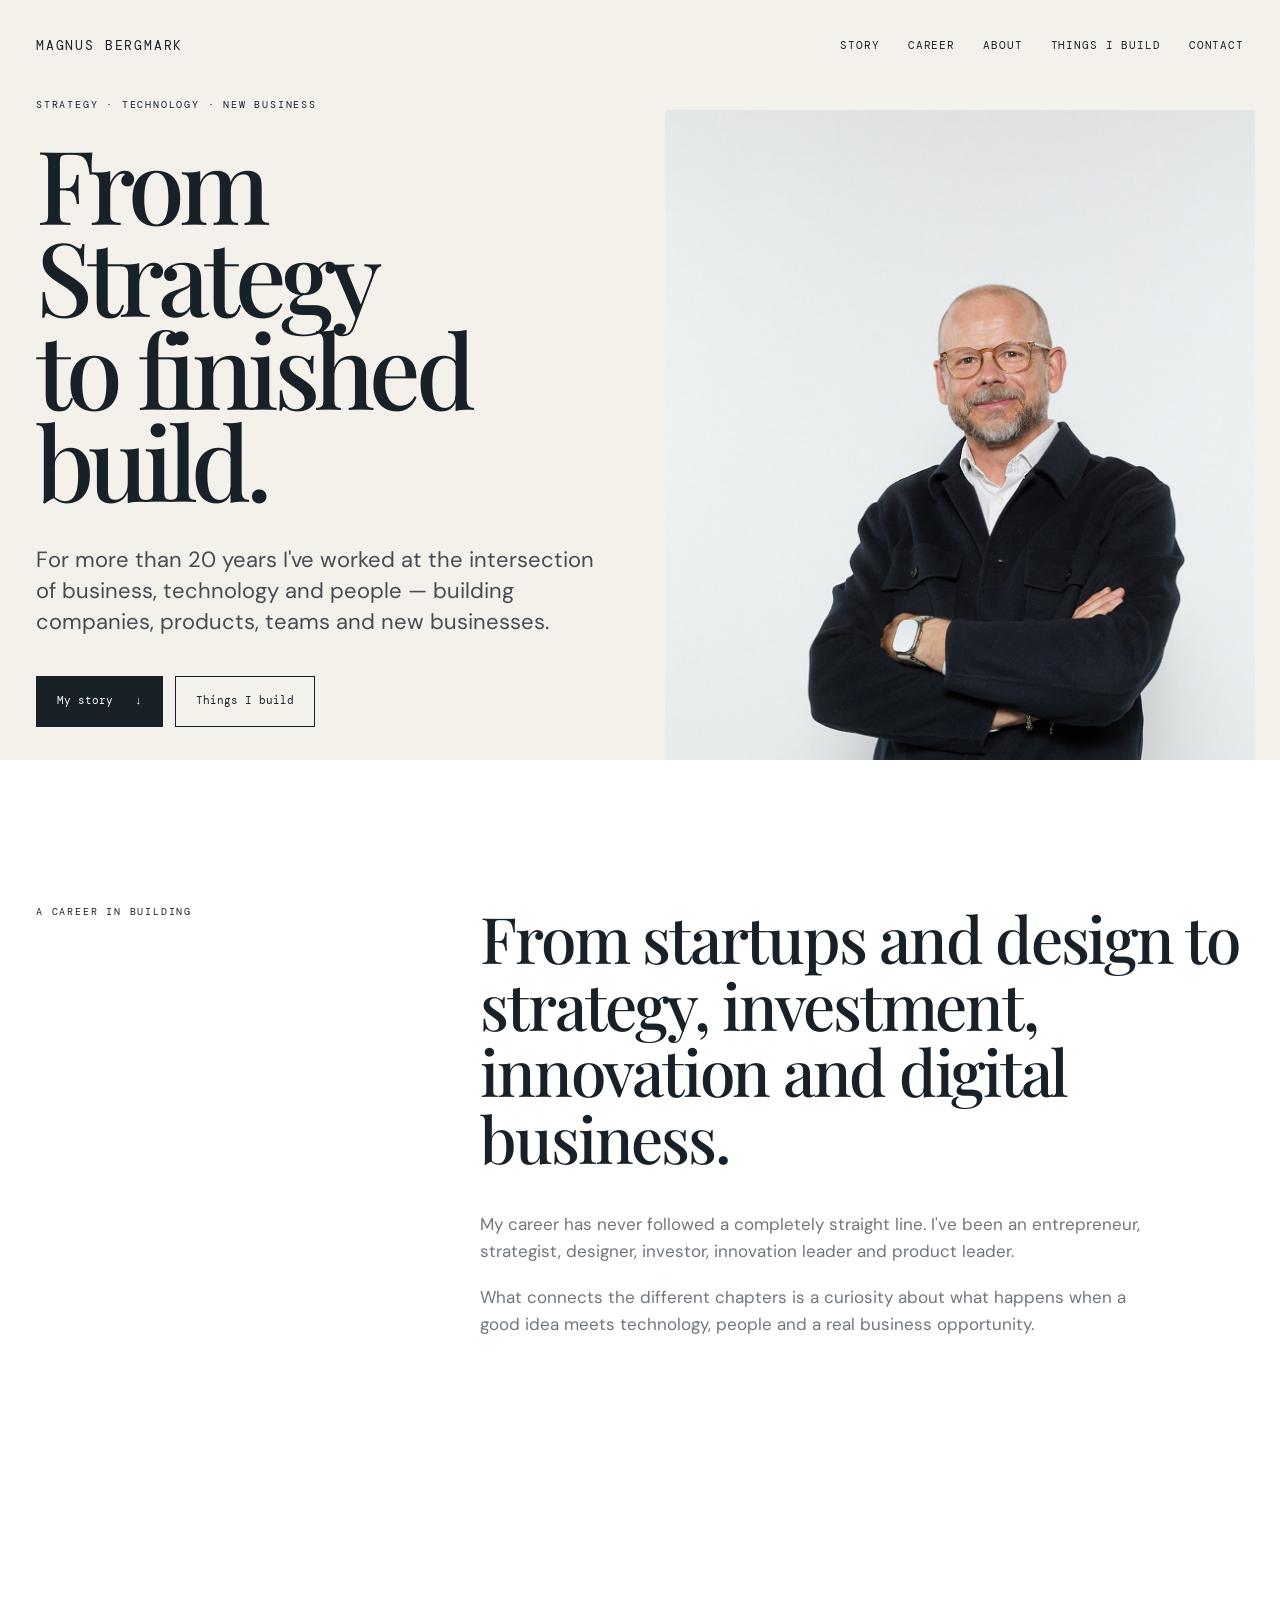
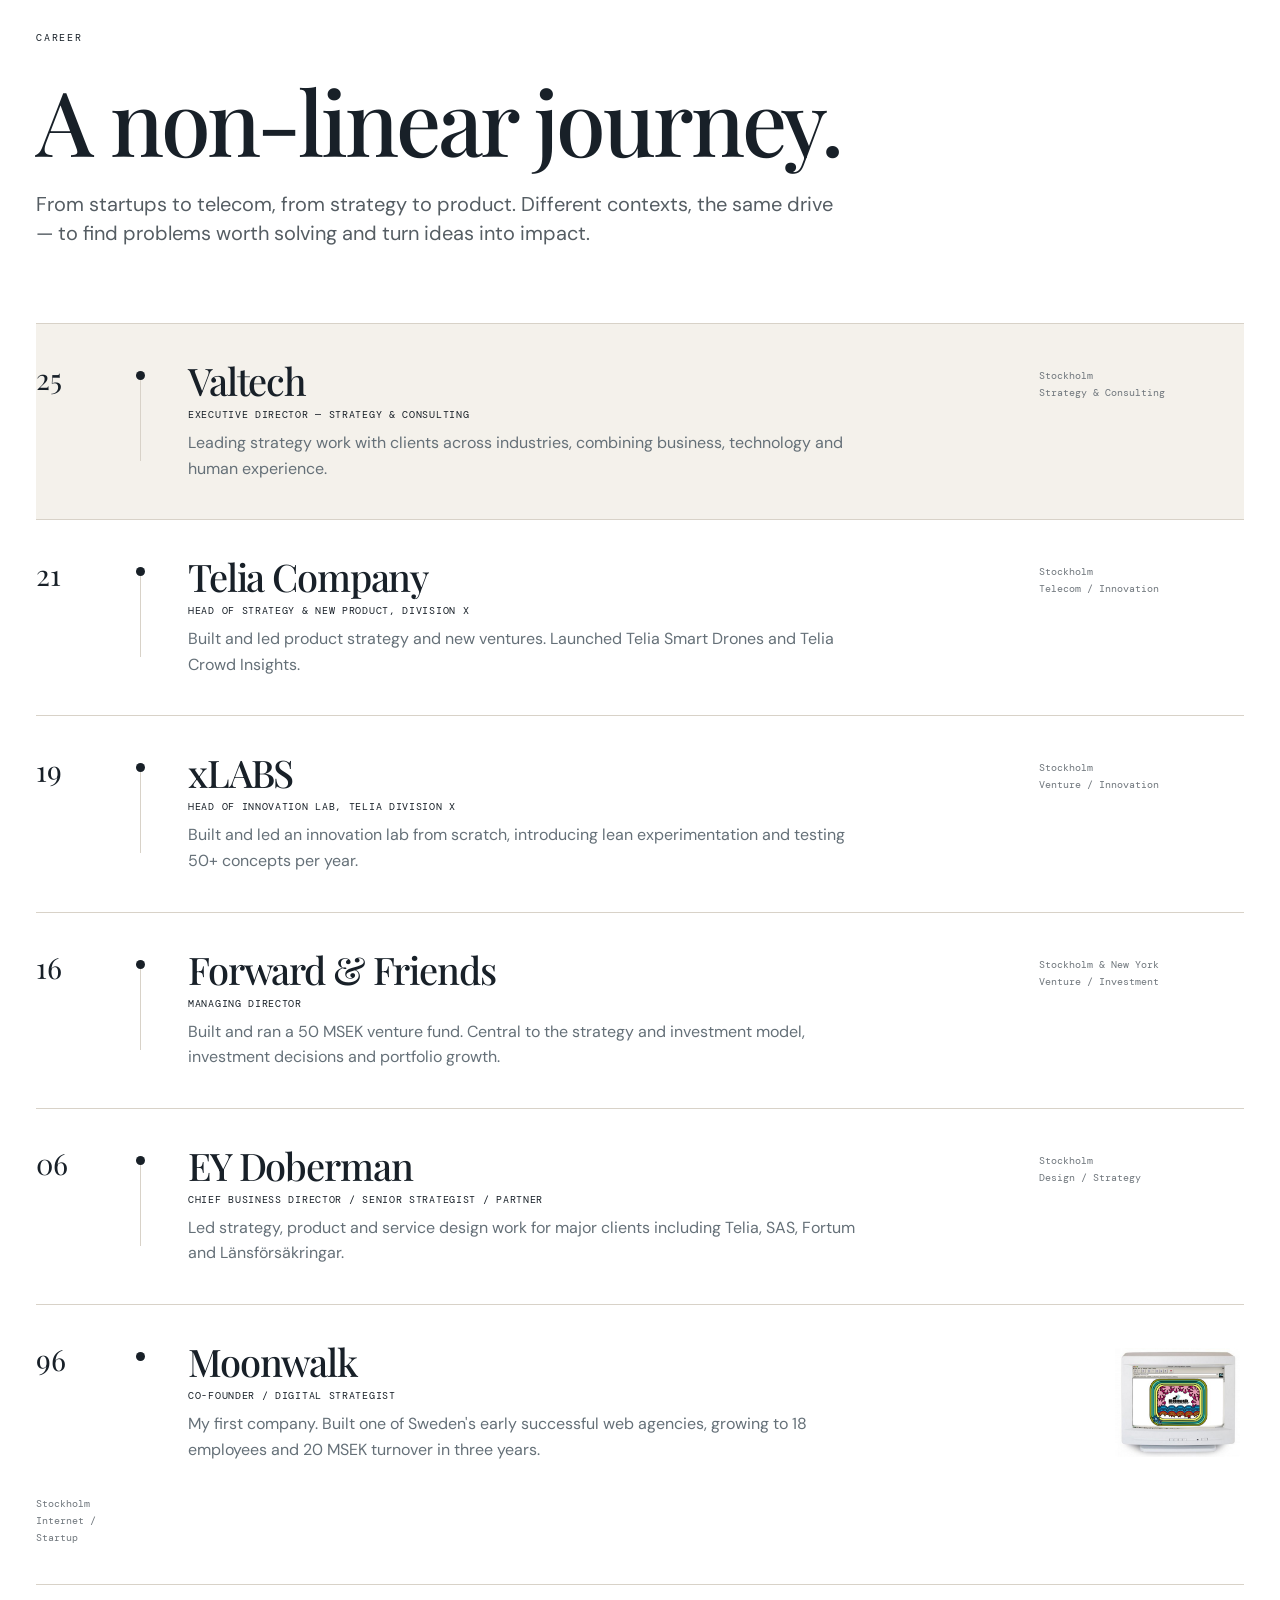
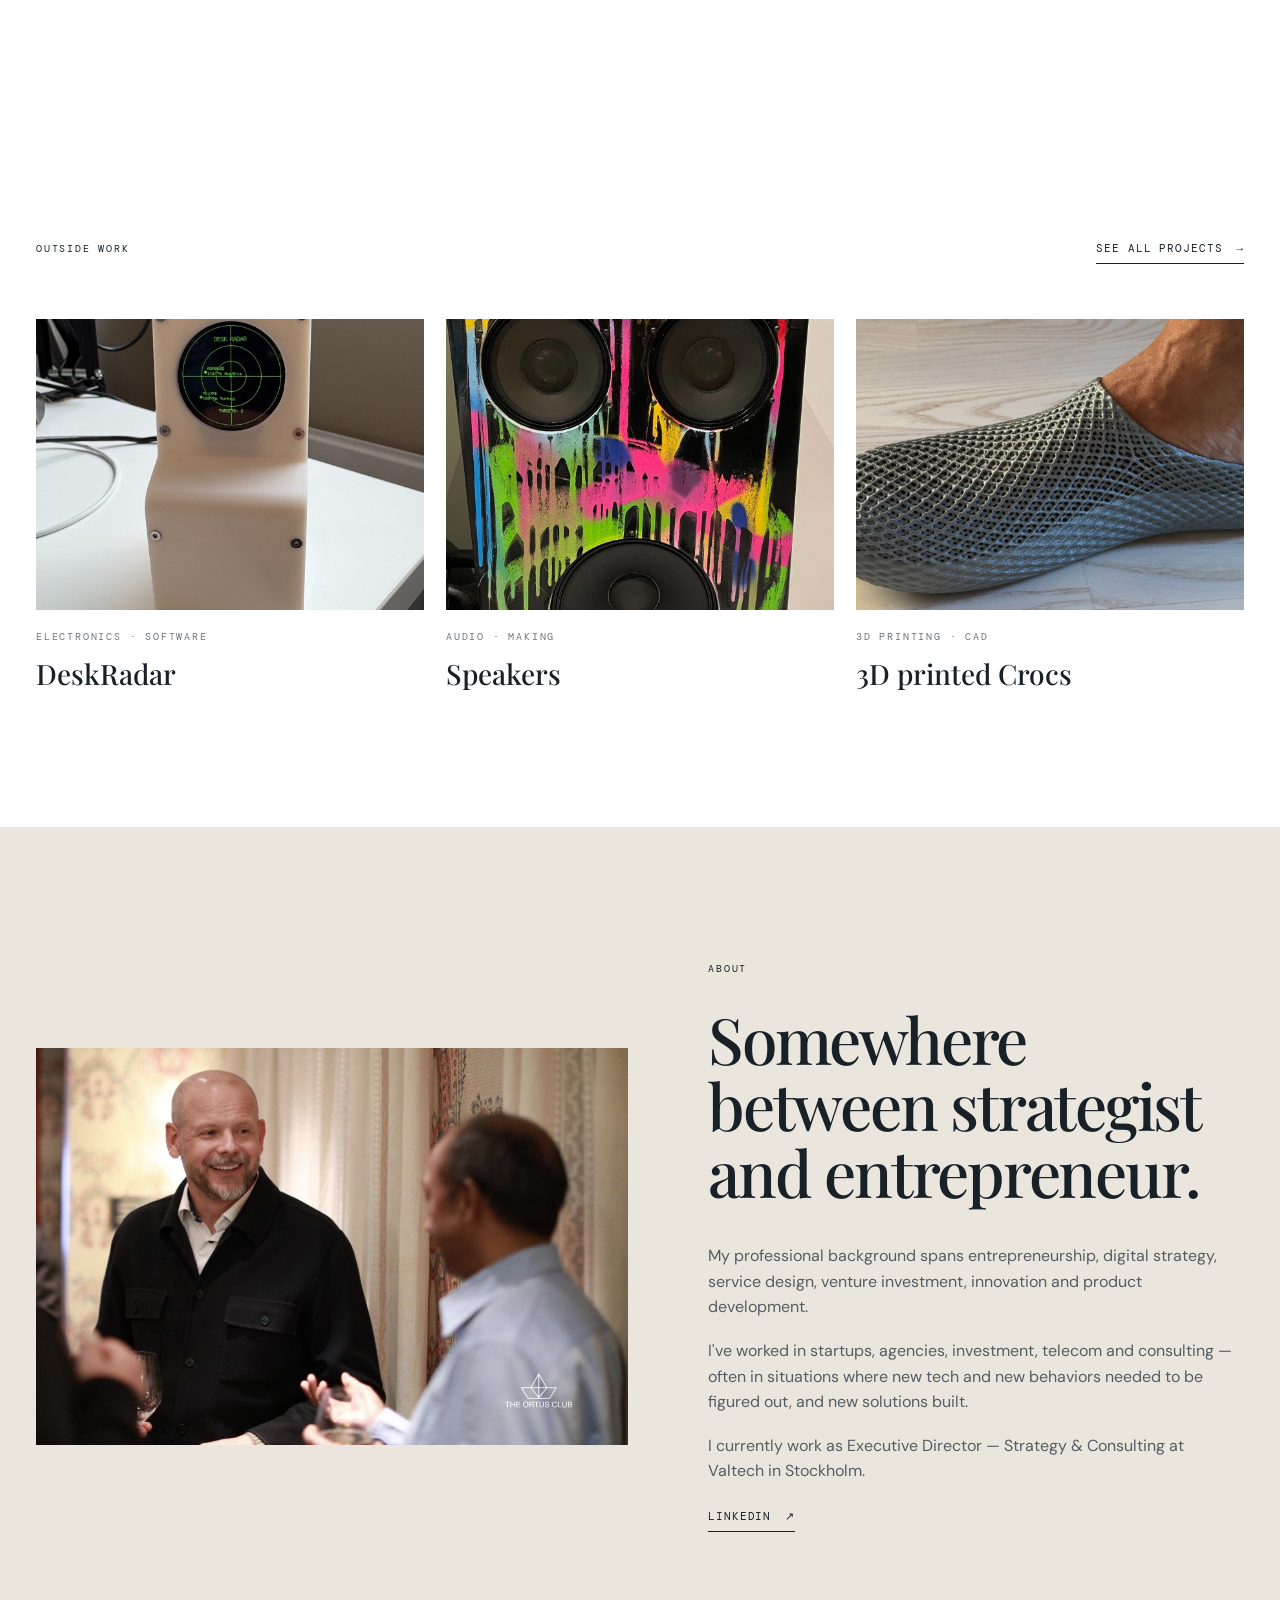
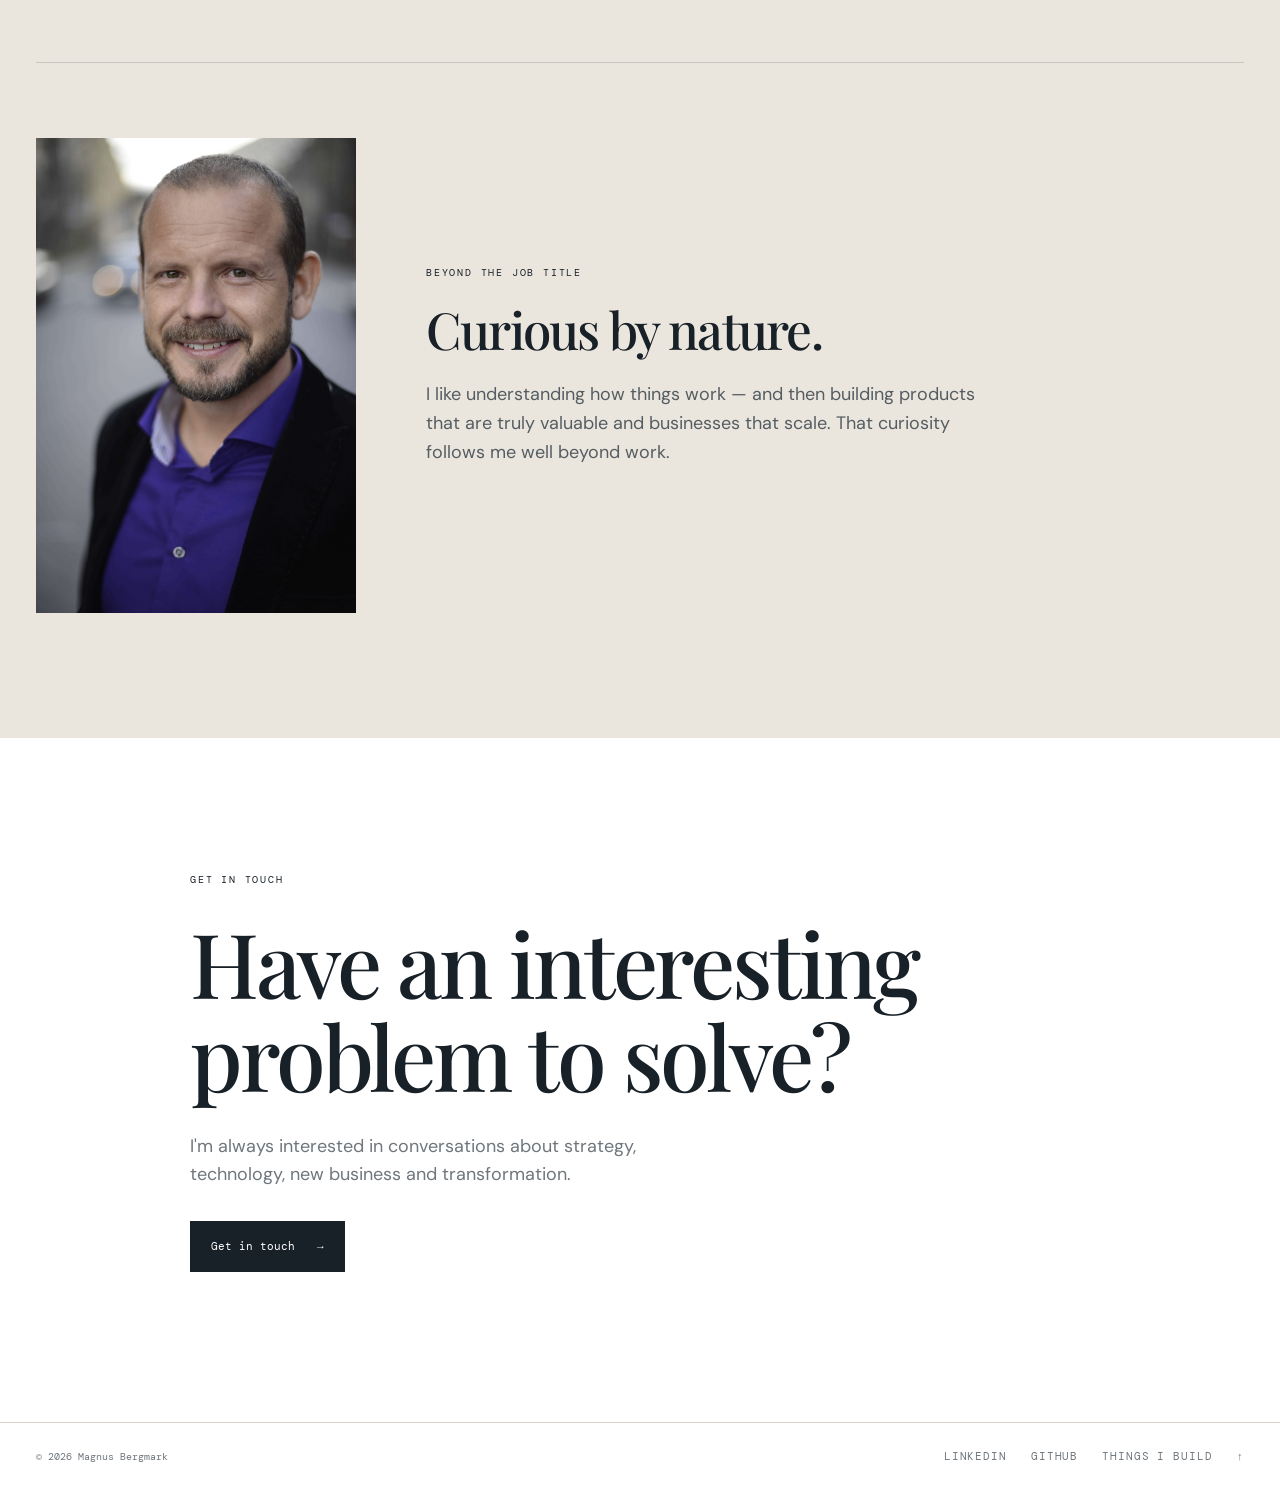
<file: index.html>
<!DOCTYPE html>
<html lang="en">
<head>
    <meta charset="UTF-8">
    <meta name="viewport" content="width=device-width, initial-scale=1.0">
    <title>Magnus Bergmark</title>
    <meta name="description" content="Magnus Bergmark — strategy, technology, new business and innovation. A career spent building companies, products, teams and new businesses.">
    <meta name="author" content="Magnus Bergmark">
    <meta property="og:title" content="Magnus Bergmark">
    <meta property="og:description" content="Strategy, technology, new business and innovation.">
    <meta property="og:type" content="website">
    <meta property="og:url" content="https://magnusbergmark.se/">
    <meta property="og:image" content="https://magnusbergmark.se/images/magnus-portrait.jpg">

    <link rel="preconnect" href="https://fonts.googleapis.com">
    <link rel="preconnect" href="https://fonts.gstatic.com" crossorigin>
    <link href="https://fonts.googleapis.com/css2?family=DM+Mono:wght@400;500&family=DM+Sans:wght@400;500;600&family=Playfair+Display:wght@500;600&display=swap" rel="stylesheet">
    <link rel="stylesheet" href="style.css">

    <script type="application/ld+json">
    {
      "@context": "https://schema.org",
      "@type": "Person",
      "name": "Magnus Bergmark",
      "url": "https://magnusbergmark.se/",
      "jobTitle": "Executive Director – Strategy & Consulting",
      "worksFor": {"@type": "Organization", "name": "Valtech"},
      "sameAs": [
        "https://www.linkedin.com/in/magnusbergmark/",
        "https://github.com/gostaman"
      ]
    }
    </script>
</head>

<body id="top">

<header class="site-header">
    <div class="container nav">
        <a class="logo" href="index.html">MAGNUS BERGMARK</a>
        <nav class="main-nav" aria-label="Main navigation">
            <a href="#story">Story</a>
            <a href="#career">Career</a>
            <a href="#about">About</a>
            <a href="projects.html">Things I build</a>
            <a href="#contact">Contact</a>
        </nav>
    </div>
</header>

<main>

    <section class="hero">
        <div class="container hero-grid">
            <div class="hero-copy">
                <p class="eyebrow">Strategy · Technology · New Business</p>
                <h1>From Strategy<br>to finished build.</h1>
                <p class="hero-lead">
                    For more than 20 years I've worked at the intersection of
                    business, technology and people — building companies,
                    products, teams and new businesses.
                </p>
                <div class="hero-actions">
                    <a class="button button-dark" href="#story">My story <span>↓</span></a>
                    <a class="button button-light" href="projects.html">Things I build</a>
                </div>
            </div>

            <div class="hero-image">
                <img src="images/magnus-portrait.jpg" alt="Magnus Bergmark">
            </div>
        </div>
    </section>

    <section class="statement" id="story">
        <div class="container two-column">
            <div class="section-label">A career in building</div>
            <div class="statement-copy">
                <h2>From startups and design to strategy, investment, innovation and digital business.</h2>
                <p>
                    My career has never followed a completely straight line.
                    I've been an entrepreneur, strategist, designer, investor,
                    innovation leader and product leader.
                </p>
                <p>
                    What connects the different chapters is a curiosity about
                    what happens when a good idea meets technology, people and
                    a real business opportunity.
                </p>
            </div>
        </div>
    </section>

    <section class="career" id="career">
        <div class="container">
            <div class="career-intro">
                <p class="section-label">Career</p>
                <h2>A non-linear journey.</h2>
                <p>
                    From startups to telecom, from strategy to product. Different contexts,
                    the same drive — to find problems worth solving and turn ideas into impact.
                </p>
            </div>

            <div class="career-timeline">

                <article class="career-entry current">
                    <div class="career-year">25</div>
                    <div class="career-dot" aria-hidden="true"></div>
                    <div class="career-main">
                        <h3>Valtech</h3>
                        <p class="career-role">Executive Director — Strategy &amp; Consulting</p>
                        <p class="career-description">
                            Leading strategy work with clients across industries, combining
                            business, technology and human experience.
                        </p>
                    </div>
                    <div class="career-meta">Stockholm<br>Strategy &amp; Consulting</div>
                </article>

                <article class="career-entry">
                    <div class="career-year">21</div>
                    <div class="career-dot" aria-hidden="true"></div>
                    <div class="career-main">
                        <h3>Telia Company</h3>
                        <p class="career-role">Head of Strategy &amp; New Product, Division X</p>
                        <p class="career-description">
                            Built and led product strategy and new ventures. Launched Telia
                            Smart Drones and Telia Crowd Insights.
                        </p>
                    </div>
                    <div class="career-meta">Stockholm<br>Telecom / Innovation</div>
                </article>

                <article class="career-entry">
                    <div class="career-year">19</div>
                    <div class="career-dot" aria-hidden="true"></div>
                    <div class="career-main">
                        <h3>xLABS</h3>
                        <p class="career-role">Head of Innovation Lab, Telia Division X</p>
                        <p class="career-description">
                            Built and led an innovation lab from scratch, introducing lean
                            experimentation and testing 50+ concepts per year.
                        </p>
                    </div>
                    <div class="career-meta">Stockholm<br>Venture / Innovation</div>
                </article>

                <article class="career-entry">
                    <div class="career-year">16</div>
                    <div class="career-dot" aria-hidden="true"></div>
                    <div class="career-main">
                        <h3>Forward &amp; Friends</h3>
                        <p class="career-role">Managing Director</p>
                        <p class="career-description">
                            Built and ran a 50 MSEK venture fund. Central to the strategy
                            and investment model, investment decisions and portfolio growth.
                        </p>
                    </div>
                    <div class="career-meta">Stockholm &amp; New York<br>Venture / Investment</div>
                </article>

                <article class="career-entry">
                    <div class="career-year">06</div>
                    <div class="career-dot" aria-hidden="true"></div>
                    <div class="career-main">
                        <h3>EY Doberman</h3>
                        <p class="career-role">Chief Business Director / Senior Strategist / Partner</p>
                        <p class="career-description">
                            Led strategy, product and service design work for major clients
                            including Telia, SAS, Fortum and Länsförsäkringar.
                        </p>
                    </div>
                    <div class="career-meta">Stockholm<br>Design / Strategy</div>
                </article>

                <article class="career-entry career-entry-moonwalk">
                    <div class="career-year">96</div>
                    <div class="career-dot" aria-hidden="true"></div>
                    <div class="career-main">
                        <h3>Moonwalk</h3>
                        <p class="career-role">Co-founder / Digital Strategist</p>
                        <p class="career-description">
                            My first company. Built one of Sweden's early successful web
                            agencies, growing to 18 employees and 20 MSEK turnover in three years.
                        </p>
                    </div>
                    <div class="career-moonwalk-image">
                        <img src="images/moonwalk-thumb.jpg" alt="Moonwalk website on a vintage computer">
                    </div>
                    <div class="career-meta">Stockholm<br>Internet / Startup</div>
                </article>

            </div>
        </div>
    </section>

    <section class="personal-teaser">
        <div class="container">
            <div class="section-heading">
                <p class="section-label">Outside work</p>
                <a class="text-link" href="projects.html">See all projects <span>→</span></a>
            </div>

            <div class="teaser-grid">
                <a class="teaser-card" href="projects.html#deskradar">
                    <img src="images/deskradar-finished.jpg" alt="DeskRadar on a desk">
                    <div>
                        <p class="project-type">Electronics · Software</p>
                        <h3>DeskRadar</h3>
                    </div>
                </a>
                <a class="teaser-card" href="projects.html#speakers">
                    <img src="images/speakers-finished.jpg" alt="Hand-built speakers">
                    <div>
                        <p class="project-type">Audio · Making</p>
                        <h3>Speakers</h3>
                    </div>
                </a>
                <a class="teaser-card" href="projects.html#crocs">
                    <img src="images/crocs-finished.jpg" alt="3D printed Crocs">
                    <div>
                        <p class="project-type">3D printing · CAD</p>
                        <h3>3D printed Crocs</h3>
                    </div>
                </a>
            </div>
        </div>
    </section>

    <section class="about" id="about">
        <div class="container about-top">
            <div class="about-conversation">
                <img src="images/about-conversation.jpg" alt="Magnus Bergmark in conversation">
            </div>
            <div class="about-copy">
                <p class="section-label">About</p>
                <h2>Somewhere between strategist and entrepreneur.</h2>
                <p>
                    My professional background spans entrepreneurship, digital strategy,
                    service design, venture investment, innovation and product development.
                </p>
                <p>
                    I've worked in startups, agencies, investment, telecom and consulting —
                    often in situations where new tech and new behaviors needed to be figured out, and new solutions built.
                </p>
                <p>
                    I currently work as Executive Director — Strategy &amp; Consulting at Valtech
                    in Stockholm.
                </p>
                <a class="text-link" href="https://www.linkedin.com/in/magnus-bergmark-95b5331/" target="_blank" rel="noopener">
                    LinkedIn <span>↗</span>
                </a>
            </div>
        </div>

        <div class="container about-personal">
            <div class="about-personal-image">
                <img src="images/about-portrait.jpg" alt="Magnus Bergmark portrait">
            </div>
            <div class="about-personal-copy">
                <p class="section-label">Beyond the job title</p>
                <h3>Curious by nature.</h3>
                <p>
                    I like understanding how things work — and then building products that are truly valuable and businesses that scale. That curiosity follows me well beyond work.
                </p>
            </div>
        </div>
    </section>

    <section class="contact" id="contact">
        <div class="container contact-inner">
            <p class="section-label">Get in touch</p>
            <h2>Have an interesting<br>problem to solve?</h2>
            <p>
                I'm always interested in conversations about strategy, technology,
                new business and transformation.
            </p>
            <a class="button button-dark" href="mailto:magnus@bergmark.se">
                Get in touch <span>→</span>
            </a>
        </div>
    </section>

</main>

<footer>
    <div class="container footer-inner">
        <span>© 2026 Magnus Bergmark</span>
        <div class="footer-links">
            <a href="https://www.linkedin.com/in/magnusbergmark/" target="_blank" rel="noopener">LinkedIn</a>
            <a href="https://github.com/gostaman" target="_blank" rel="noopener">GitHub</a>
            <a href="projects.html">Things I build</a>
            <a href="#top">↑</a>
        </div>
    </div>
</footer>

</body>
</html>
</file>
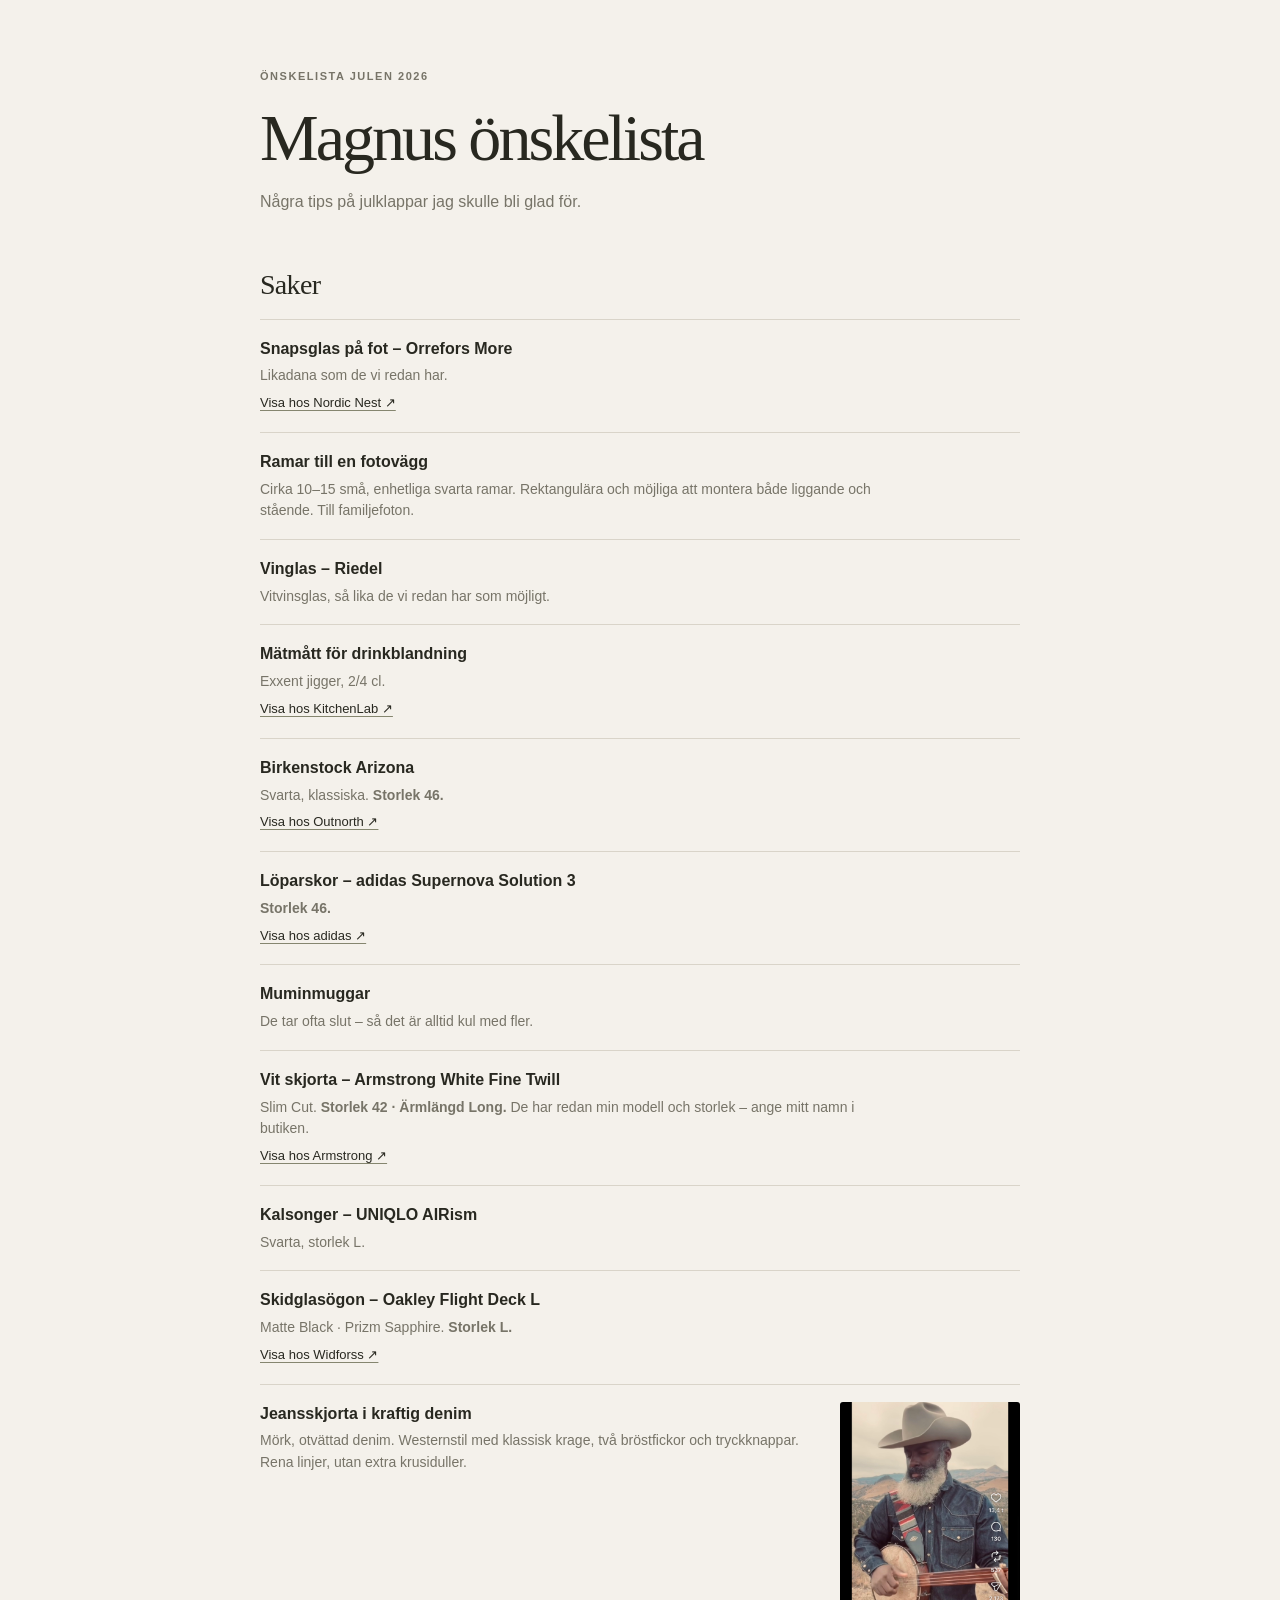
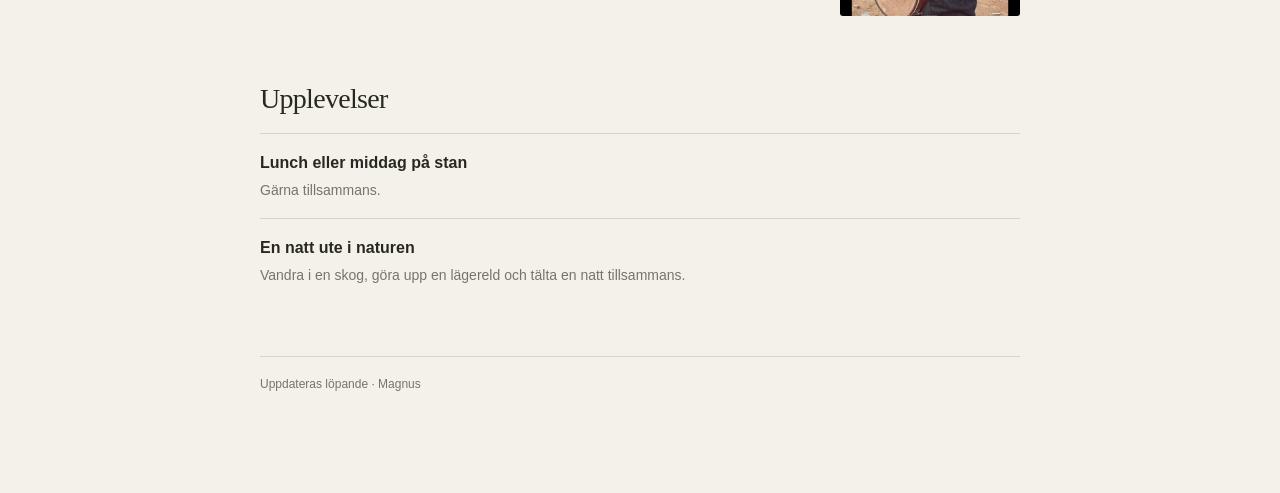
<file: julklappstips2026/index.html>
<!doctype html>
<html lang="sv"><head><meta charset="utf-8"><meta name="viewport" content="width=device-width, initial-scale=1">
<meta name="robots" content="noindex,nofollow,noarchive"><title>Magnus önskelista – Julen 2026</title>
<style>
:root{--paper:#f4f1eb;--ink:#282820;--muted:#777468;--line:#d9d4c9;--content:760px}
*{box-sizing:border-box}body{margin:0;background:var(--paper);color:var(--ink);font-family:-apple-system,BlinkMacSystemFont,"Segoe UI",sans-serif;line-height:1.55}
main{width:min(var(--content),calc(100% - 40px));margin:auto;padding:68px 0 88px}
.eyebrow{margin:0 0 18px;color:var(--muted);font-size:11px;font-weight:650;letter-spacing:.14em;text-transform:uppercase}
h1,h2{font-family:Georgia,"Times New Roman",serif;font-weight:400}h1{margin:0;font-size:clamp(42px,8vw,66px);letter-spacing:-.045em;line-height:1.05}
.intro{max-width:500px;margin:18px 0 48px;color:var(--muted)}
section{margin-top:44px}h2{margin:0 0 12px;font-size:28px;letter-spacing:-.025em}
.item{padding:17px 0;border-top:1px solid var(--line)}.item-title{margin:0;font-size:16px;font-weight:650}
.details{margin:4px 0 0;color:var(--muted);font-size:14px;max-width:640px}
a{color:inherit;text-decoration-color:#85866f;text-underline-offset:3px}.link{display:inline-block;margin-top:6px;font-size:13px}
.linked{display:grid;grid-template-columns:76px minmax(0,1fr);gap:16px;align-items:center}
.thumb{width:76px;height:76px;display:flex;align-items:center;justify-content:center;background:#fff;border-radius:3px;overflow:hidden}
.thumb img{width:100%;height:100%;object-fit:contain;display:block}
.placeholder{font-size:9px;letter-spacing:.1em;color:#777468;text-decoration:none;border:1px solid var(--line)}
.shirt-ref{display:grid;grid-template-columns:minmax(0,1fr) 180px;gap:20px;align-items:start}
.shirt-ref img{width:100%;height:auto;max-height:290px;object-fit:cover;object-position:top;border-radius:3px;display:block}
.note{margin-top:52px;padding-top:18px;border-top:1px solid var(--line);color:var(--muted);font-size:12px}
@media(max-width:560px){main{padding-top:46px}.linked{grid-template-columns:68px minmax(0,1fr);gap:13px}.thumb{width:68px;height:68px}.shirt-ref{grid-template-columns:1fr 112px;gap:14px}.shirt-ref img{max-height:210px}}
</style></head><body><main>
<p class="eyebrow">Önskelista julen 2026</p><h1>Magnus önskelista</h1>
<p class="intro">Några tips på julklappar jag skulle bli glad för.</p>
<section><h2>Saker</h2>
<article class="item"><p class="item-title">Snapsglas på fot – Orrefors More</p><p class="details">Likadana som de vi redan har.</p><a class="link" href="https://www.nordicnest.se/varumarken/orrefors/more-snapsglas/?variantId=33020-01">Visa hos Nordic Nest ↗</a></article>
<article class="item"><p class="item-title">Ramar till en fotovägg</p><p class="details">Cirka 10–15 små, enhetliga svarta ramar. Rektangulära och möjliga att montera både liggande och stående. Till familjefoton.</p></article>
<article class="item"><p class="item-title">Vinglas – Riedel</p><p class="details">Vitvinsglas, så lika de vi redan har som möjligt.</p></article>
<article class="item"><p class="item-title">Mätmått för drinkblandning</p><p class="details">Exxent jigger, 2/4 cl.</p><a class="link" href="https://www.kitchenlab.se/p/matmatt-jigger-24cl-exxent/">Visa hos KitchenLab ↗</a></article>
<article class="item"><p class="item-title">Birkenstock Arizona</p><p class="details">Svarta, klassiska. <strong>Storlek 46.</strong></p><a class="link" href="https://www.outnorth.com/se/varumarken/birkenstock/unisex-arizona-birkofloor-128508-FS413930?variantId=329-1445">Visa hos Outnorth ↗</a></article>
<article class="item"><p class="item-title">Löparskor – adidas Supernova Solution 3</p><p class="details"><strong>Storlek 46.</strong></p><a class="link" href="https://www.adidas.se/supernova-solution-3-loparskor/JQ5907.html">Visa hos adidas ↗</a></article>
<article class="item"><p class="item-title">Muminmuggar</p><p class="details">De tar ofta slut – så det är alltid kul med fler.</p></article>
<article class="item"><p class="item-title">Vit skjorta – Armstrong White Fine Twill</p><p class="details">Slim Cut. <strong>Storlek 42 · Ärmlängd Long.</strong> De har redan min modell och storlek – ange mitt namn i butiken.</p><a class="link" href="https://www.armstrong.nu/businesskjortor/vita-skjortor/slim/white-fine-twill-1-19246.html">Visa hos Armstrong ↗</a></article>
<article class="item"><p class="item-title">Kalsonger – UNIQLO AIRism</p><p class="details">Svarta, storlek L.</p></article>
<article class="item"><p class="item-title">Skidglasögon – Oakley Flight Deck L</p><p class="details">Matte Black · Prizm Sapphire. <strong>Storlek L.</strong></p><a class="link" href="https://www.widforss.se/p/oakley-flight-deck-matte-black-wprizm-sapphire">Visa hos Widforss ↗</a></article>
<article class="item shirt-ref"><div><p class="item-title">Jeansskjorta i kraftig denim</p><p class="details">Mörk, otvättad denim. Westernstil med klassisk krage, två bröstfickor och tryckknappar. Rena linjer, utan extra krusiduller.</p></div><img alt="Referensbild för jeansskjortans stil" src="[data-uri]"></article>
</section>
<section><h2>Upplevelser</h2>
<article class="item"><p class="item-title">Lunch eller middag på stan</p><p class="details">Gärna tillsammans.</p></article>
<article class="item"><p class="item-title">En natt ute i naturen</p><p class="details">Vandra i en skog, göra upp en lägereld och tälta en natt tillsammans.</p></article>
</section><p class="note">Uppdateras löpande · Magnus</p>
</main></body></html>
</file>
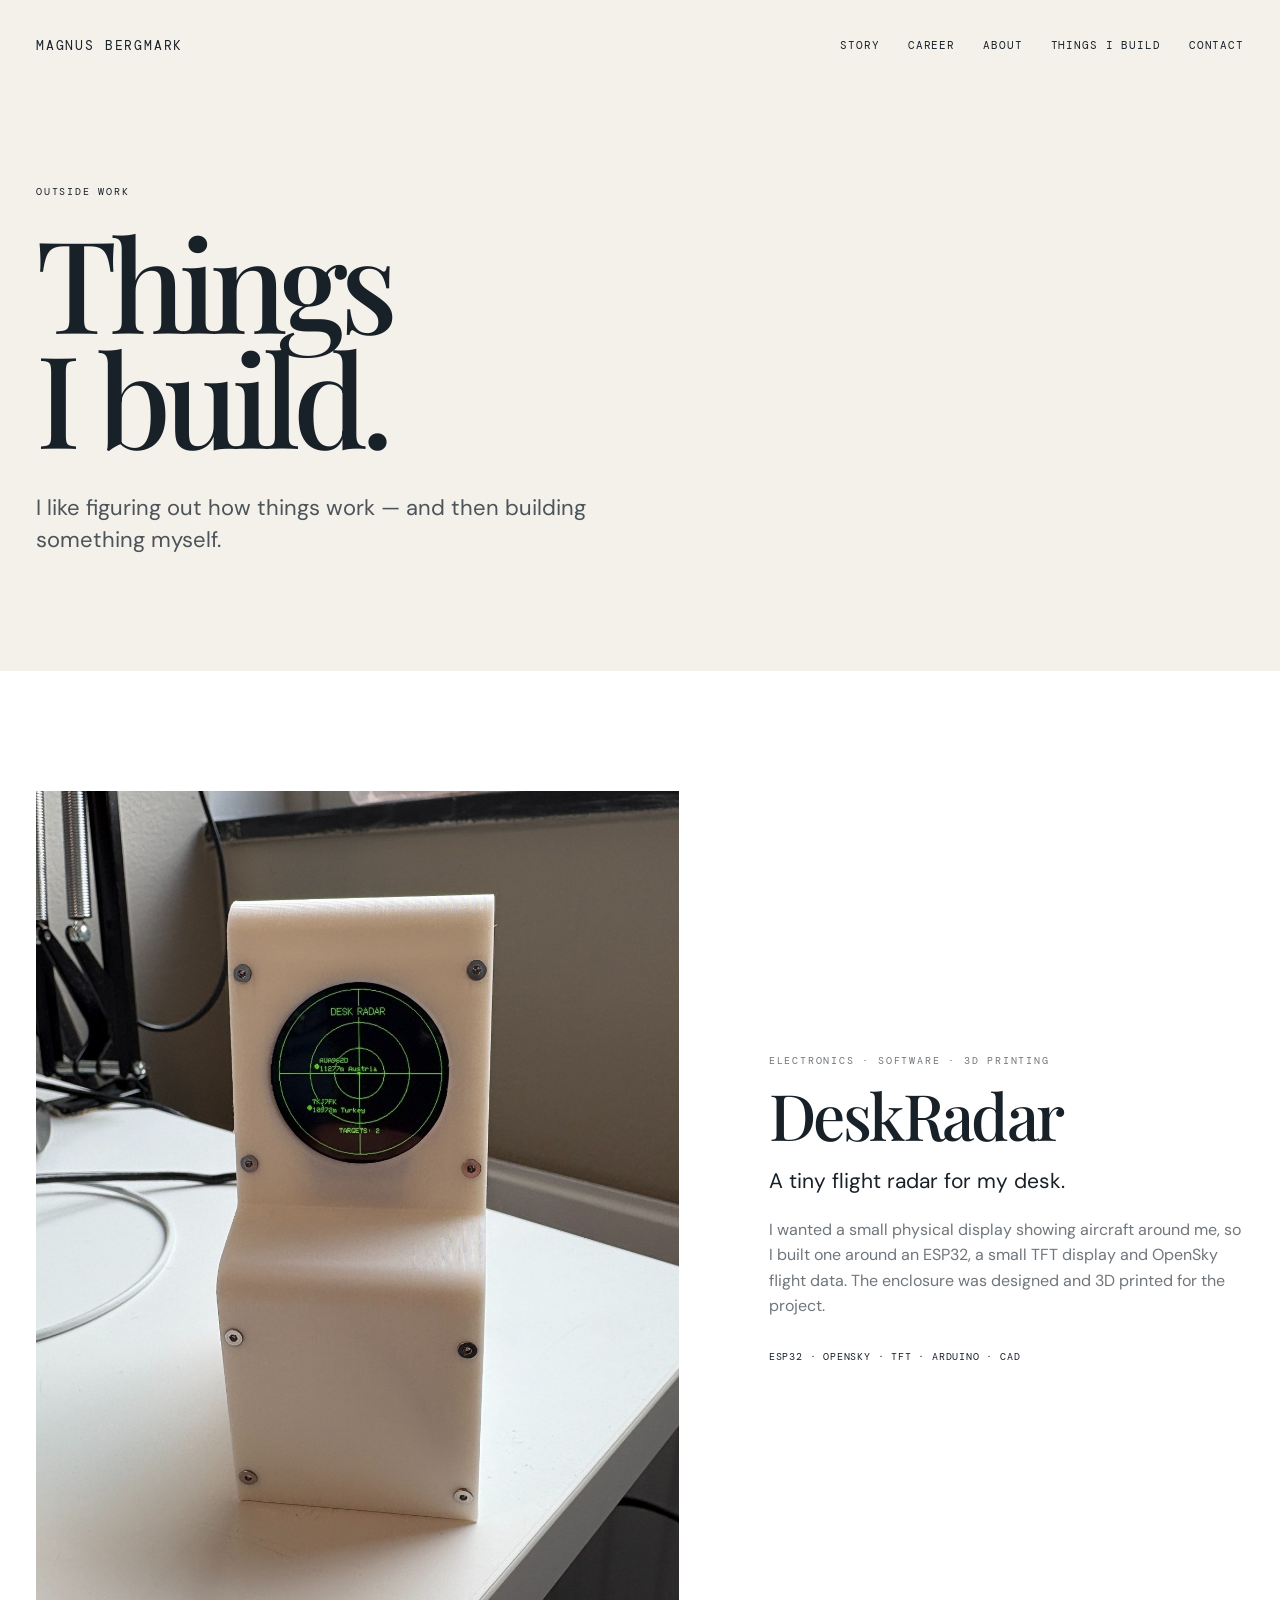
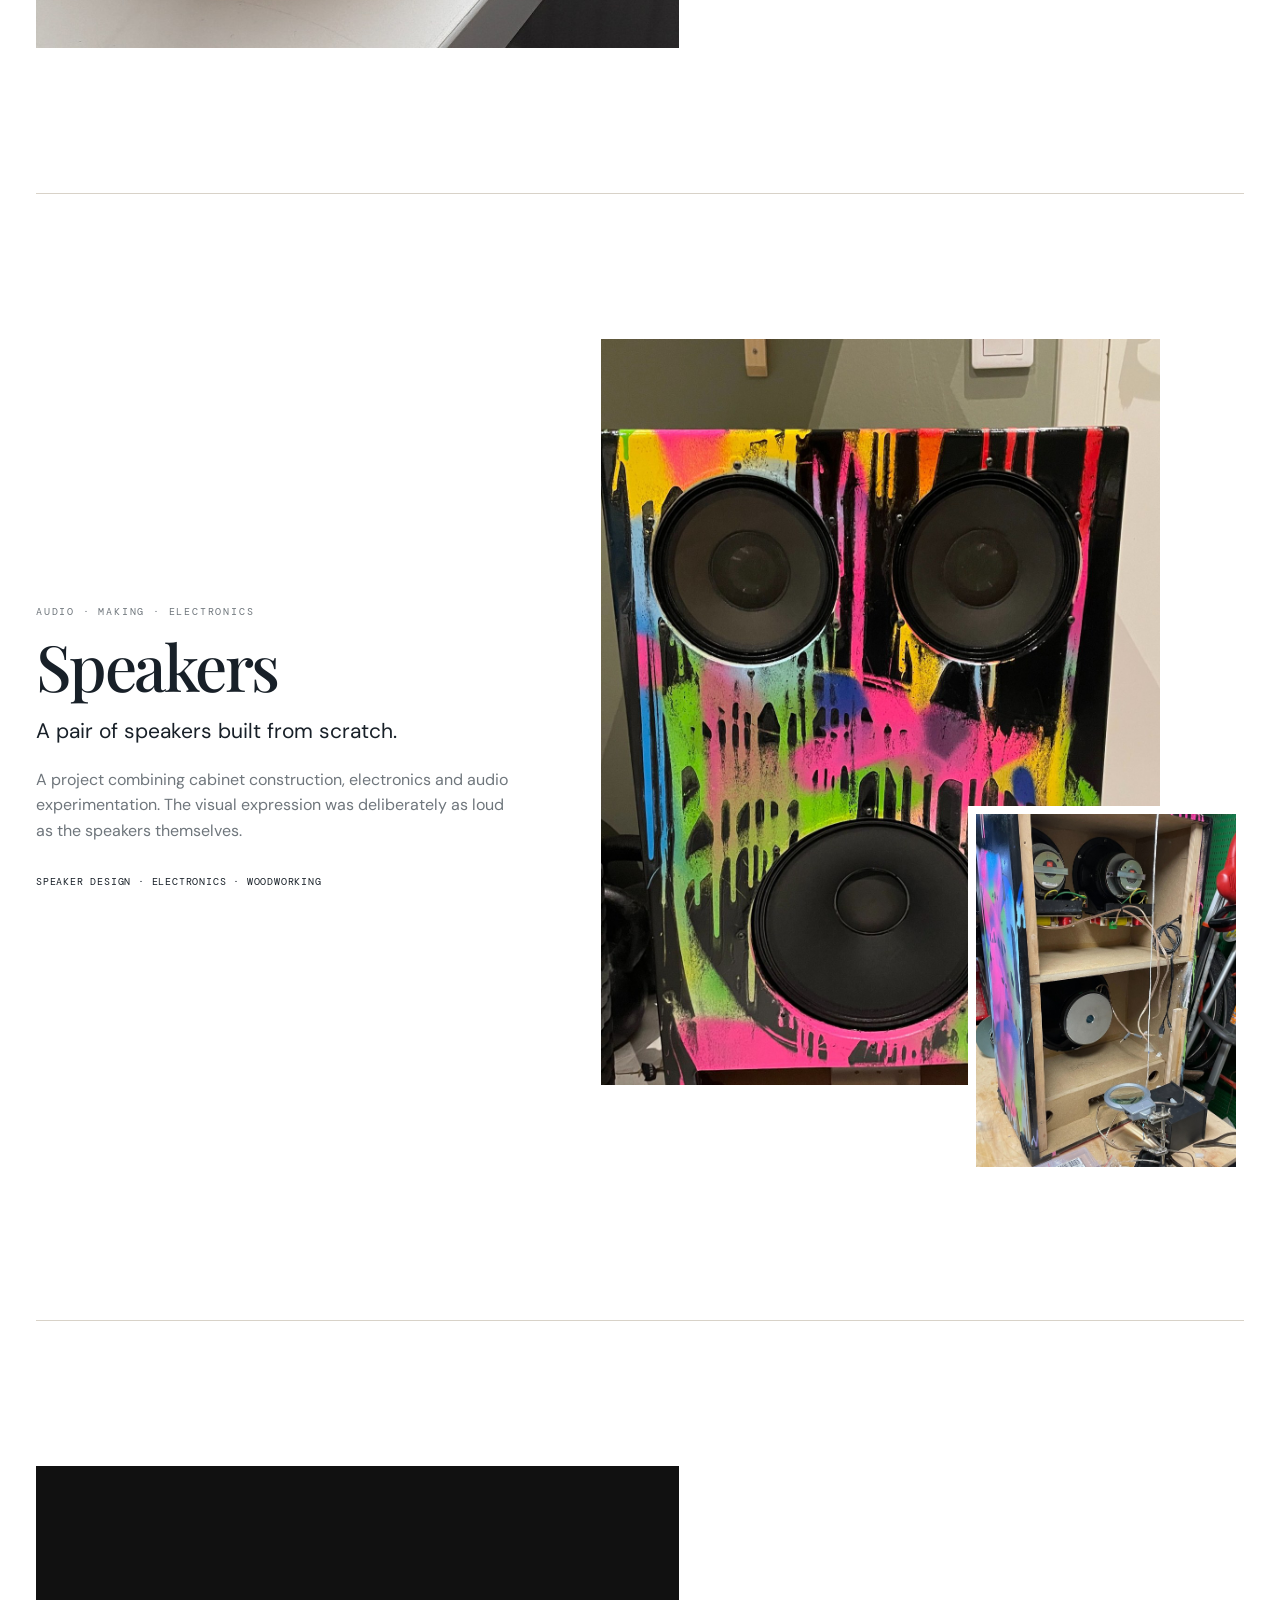
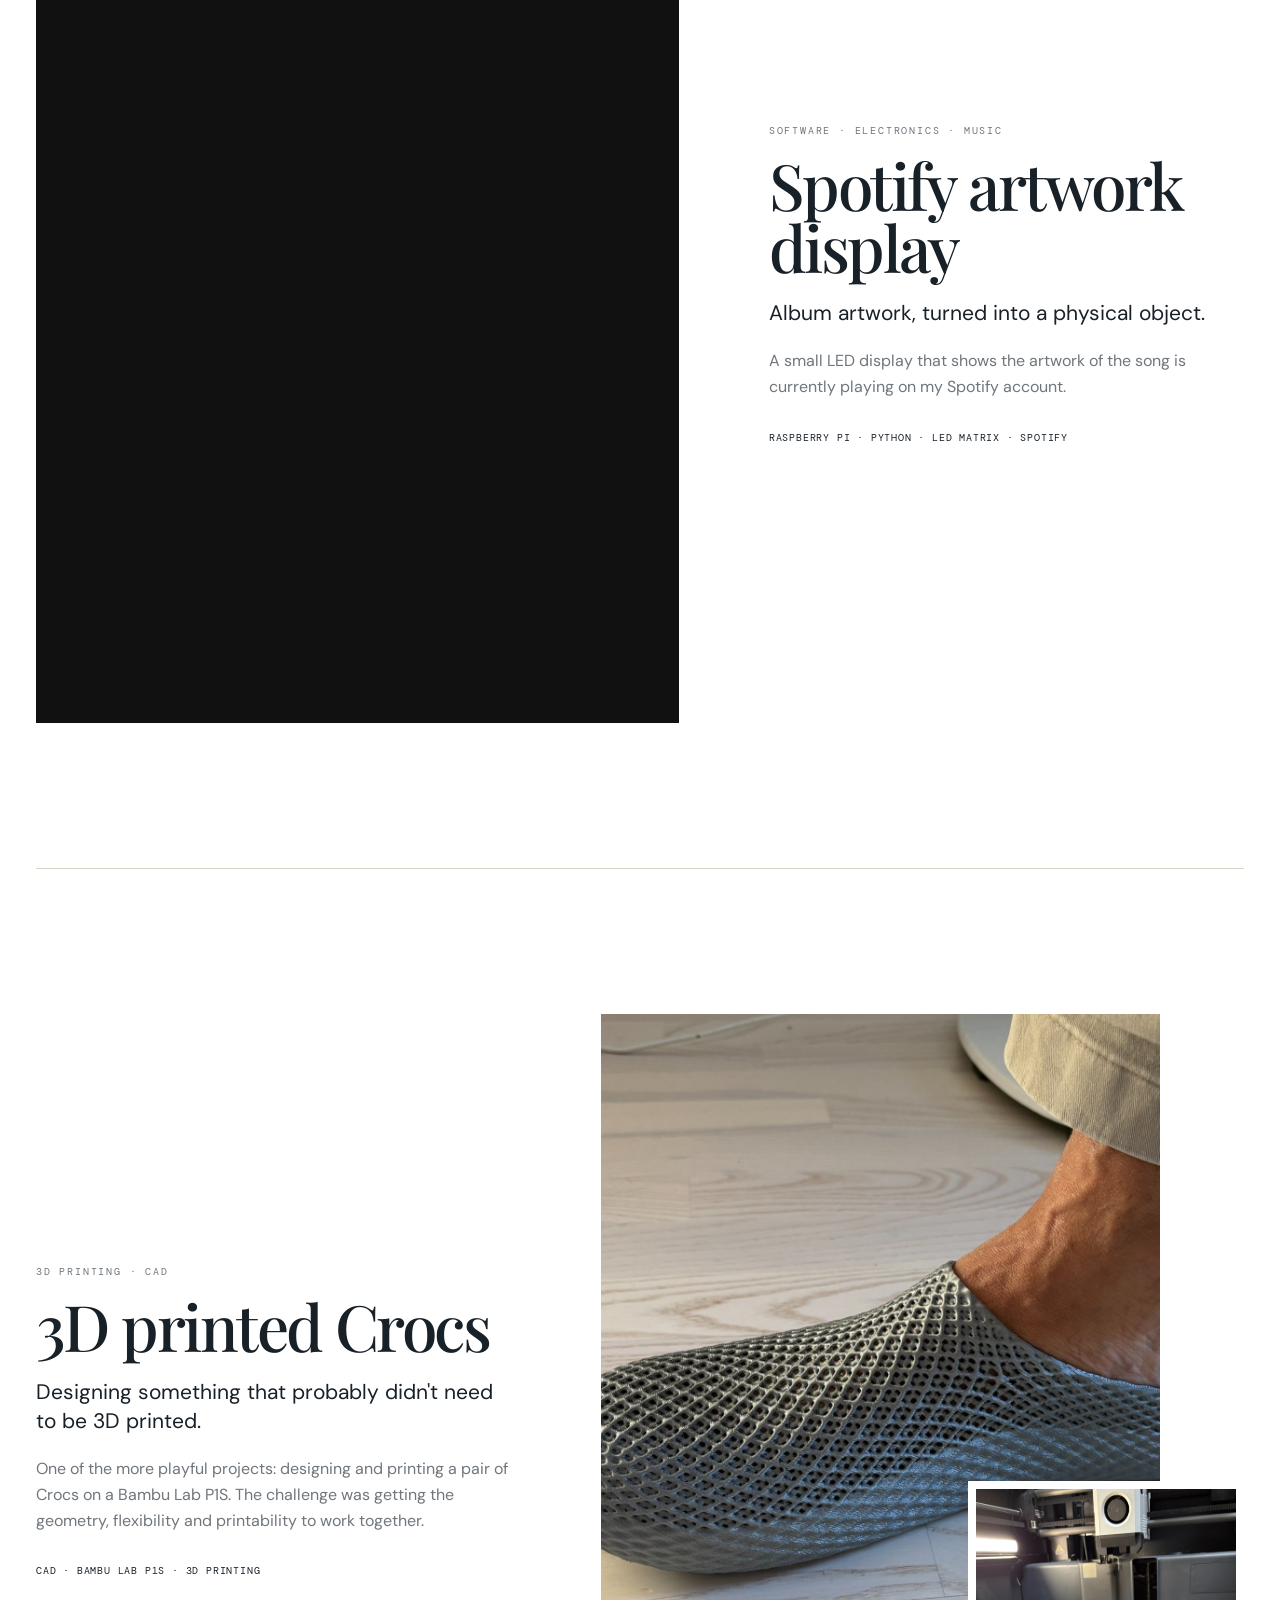
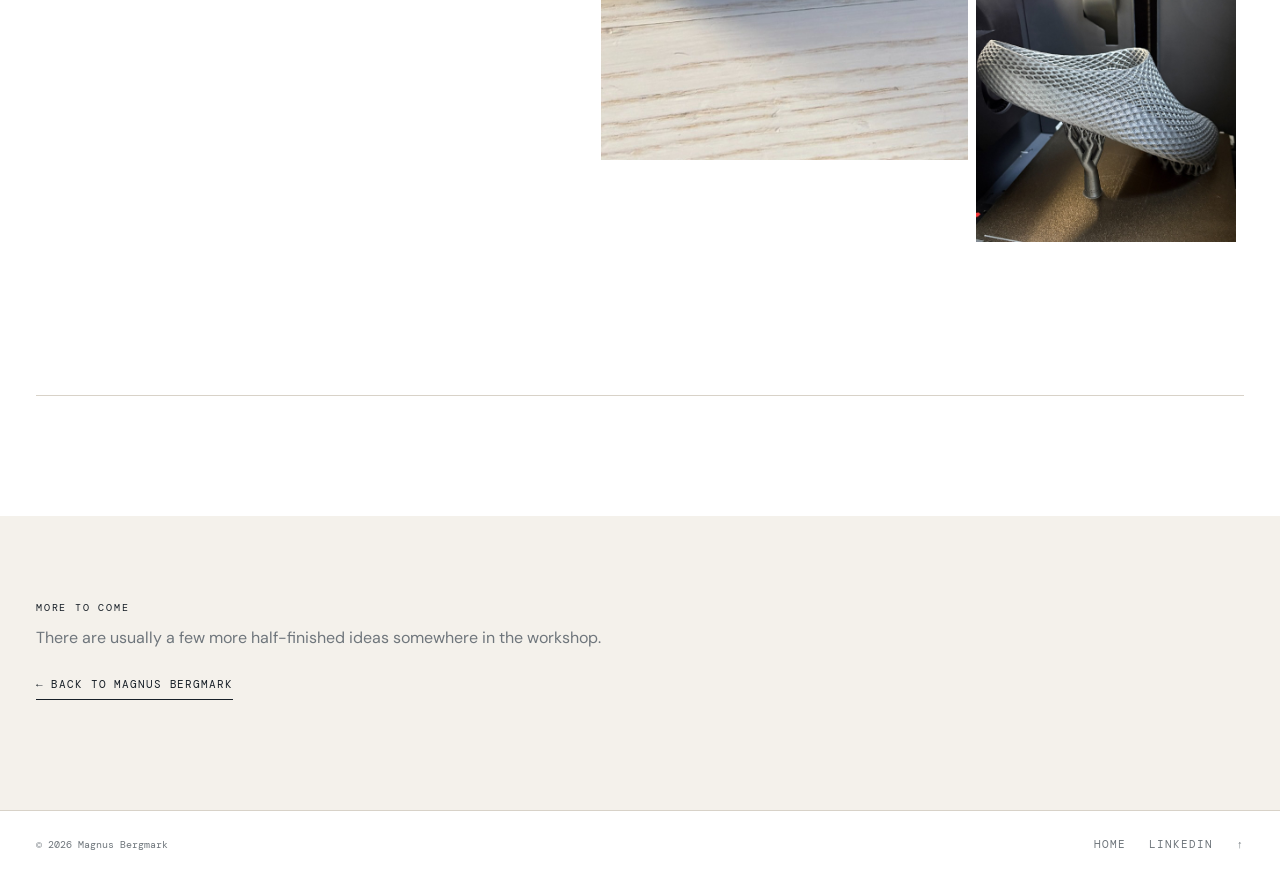
<file: projects.html>
<!DOCTYPE html>
<html lang="en">
<head>
    <meta charset="UTF-8">
    <meta name="viewport" content="width=device-width, initial-scale=1.0">
    <title>Things I Build | Magnus Bergmark</title>
    <meta name="description" content="Personal projects by Magnus Bergmark — electronics, software, audio, CAD and 3D printing.">

    <link rel="preconnect" href="https://fonts.googleapis.com">
    <link rel="preconnect" href="https://fonts.gstatic.com" crossorigin>
    <link href="https://fonts.googleapis.com/css2?family=DM+Mono:wght@400;500&family=DM+Sans:wght@400;500;600&family=Playfair+Display:wght@500;600&display=swap" rel="stylesheet">
    <link rel="stylesheet" href="style.css">
</head>

<body>

<header class="site-header">
    <div class="container nav">
        <a class="logo" href="index.html">MAGNUS BERGMARK</a>
        <nav class="main-nav" aria-label="Main navigation">
            <a href="index.html#story">Story</a>
            <a href="index.html#career">Career</a>
            <a href="index.html#about">About</a>
            <a href="projects.html">Things I build</a>
            <a href="index.html#contact">Contact</a>
        </nav>
    </div>
</header>

<main>

    <section class="projects-hero">
        <div class="container">
            <p class="eyebrow">Outside work</p>
            <h1>Things<br>I build.</h1>
            <p class="projects-intro">
                I like figuring out how things work — and then building
                something myself.
            </p>
        </div>
    </section>

    <section class="project-list">
        <div class="container">

            <article class="project-feature" id="deskradar">
                <div class="project-media">
                    <img src="images/deskradar-finished.jpg" alt="DeskRadar flight radar on a desk">
                </div>
                <div class="project-copy">
                    <p class="project-type">Electronics · Software · 3D printing</p>
                    <h2>DeskRadar</h2>
                    <p class="project-lead">
                        A tiny flight radar for my desk.
                    </p>
                    <p>
                        I wanted a small physical display showing aircraft around me,
                        so I built one around an ESP32, a small TFT display and OpenSky
                        flight data. The enclosure was designed and 3D printed for the project.
                    </p>
                    <p class="project-tech">ESP32 · OpenSky · TFT · Arduino · CAD</p>
                </div>
            </article>

            <article class="project-feature project-reverse" id="speakers">
                <div class="project-media project-media-stack">
                    <img src="images/speakers-finished.jpg" alt="Hand-built speakers, finished">
                    <img class="secondary-image" src="images/speakers-build.jpg" alt="Building the hand-built speakers">
                </div>
                <div class="project-copy">
                    <p class="project-type">Audio · Making · Electronics</p>
                    <h2>Speakers</h2>
                    <p class="project-lead">
                        A pair of speakers built from scratch.
                    </p>
                    <p>
                        A project combining cabinet construction, electronics and audio
                        experimentation. The visual expression was deliberately as loud
                        as the speakers themselves.
                    </p>
                    <p class="project-tech">Speaker design · Electronics · Woodworking</p>
                </div>
            </article>

            <article class="project-feature" id="spotify">
                <div class="project-media video-media">
                    <video autoplay loop muted playsinline preload="auto" aria-label="Spotify artwork LED display">
                        <source src="images/spotify-display.mp4" type="video/mp4">
                    </video>
                </div>
                <div class="project-copy">
                    <p class="project-type">Software · Electronics · Music</p>
                    <h2>Spotify artwork display</h2>
                    <p class="project-lead">
                        Album artwork, turned into a physical object.
                    </p>
                    <p>
                        A small LED display that shows the artwork of the song is
                        currently playing on my Spotify account.
                    </p>
                    <p class="project-tech">Raspberry Pi · Python · LED matrix · Spotify</p>
                </div>
            </article>

            <article class="project-feature project-reverse" id="crocs">
                <div class="project-media project-media-stack">
                    <img src="images/crocs-finished.jpg" alt="3D printed Crocs being worn">
                    <img class="secondary-image" src="images/crocs-printing.jpg" alt="3D printed Croc being printed in a Bambu Lab printer">
                </div>
                <div class="project-copy">
                    <p class="project-type">3D printing · CAD</p>
                    <h2>3D printed Crocs</h2>
                    <p class="project-lead">
                        Designing something that probably didn't need to be 3D printed.
                    </p>
                    <p>
                        One of the more playful projects: designing and printing a pair
                        of Crocs on a Bambu Lab P1S. The challenge was getting the geometry,
                        flexibility and printability to work together.
                    </p>
                    <p class="project-tech">CAD · Bambu Lab P1S · 3D printing</p>
                </div>
            </article>

        </div>
    </section>

    <section class="projects-end">
        <div class="container">
            <p class="section-label">More to come</p>
            <p>
                There are usually a few more half-finished ideas somewhere in the workshop.
            </p>
            <a class="text-link" href="index.html">← Back to Magnus Bergmark</a>
        </div>
    </section>

</main>

<footer>
    <div class="container footer-inner">
        <span>© 2026 Magnus Bergmark</span>
        <div class="footer-links">
            <a href="index.html">Home</a>
            <a href="https://www.linkedin.com/in/magnusbergmark/" target="_blank" rel="noopener">LinkedIn</a>
            <a href="#">↑</a>
        </div>
    </div>
</footer>

<script>
    document.querySelectorAll('video[autoplay]').forEach((video) => {
        video.muted = true;
        video.play().catch(() => {
            video.addEventListener('canplay', () => video.play().catch(() => {}), { once: true });
        });
    });
</script>

</body>
</html>
</file>
<file: style.css>
:root {
    --ink: #182028;
    --muted: #6f767c;
    --cream: #f4f1eb;
    --cream-2: #ebe6dd;
    --line: #d8d2c8;
    --white: #ffffff;
    --serif: "Playfair Display", Georgia, serif;
    --sans: "DM Sans", Arial, sans-serif;
    --mono: "DM Mono", monospace;
    --max: 1240px;
}

* { box-sizing: border-box; }
html { scroll-behavior: smooth; }
body {
    margin: 0;
    color: var(--ink);
    background: var(--white);
    font-family: var(--sans);
    line-height: 1.6;
    -webkit-font-smoothing: antialiased;
}
img, video { display: block; max-width: 100%; }
a { color: inherit; text-decoration: none; }

.container {
    width: min(calc(100% - 72px), var(--max));
    margin-inline: auto;
}

.site-header {
    position: absolute;
    top: 0;
    left: 0;
    width: 100%;
    z-index: 10;
}

.nav {
    min-height: 92px;
    display: flex;
    align-items: center;
    justify-content: space-between;
    gap: 30px;
}

.logo {
    font-family: var(--mono);
    font-size: 13px;
    letter-spacing: .14em;
    white-space: nowrap;
}

.main-nav {
    display: flex;
    flex-wrap: wrap;
    justify-content: flex-end;
    gap: 28px;
}

.main-nav a,
.footer-links a {
    font-family: var(--mono);
    font-size: 11px;
    text-transform: uppercase;
    letter-spacing: .08em;
}

.main-nav a:hover,
.footer-links a:hover { opacity: .5; }

.eyebrow,
.section-label,
.project-type,
.career-role {
    font-family: var(--mono);
    text-transform: uppercase;
    letter-spacing: .18em;
    font-size: 10px;
    line-height: 1.4;
}

.eyebrow { margin: 0 0 25px; }
.section-label { margin: 0; }

.hero {
    background: var(--cream);
    min-height: 760px;
}

.hero-grid {
    min-height: 760px;
    display: grid;
    grid-template-columns: 48% 52%;
    align-items: center;
    gap: 30px;
}

.hero-copy { padding-top: 65px; max-width: 600px; }

.hero h1 {
    font-family: var(--serif);
    font-weight: 500;
    font-size: clamp(70px, 8vw, 118px);
    line-height: .9;
    letter-spacing: -.055em;
    margin: 0 0 38px;
}

.hero-lead {
    max-width: 570px;
    font-size: 22px;
    line-height: 1.42;
    color: #454d54;
    margin: 0;
}

.hero-actions {
    display: flex;
    gap: 12px;
    margin-top: 38px;
    flex-wrap: wrap;
}

.button {
    display: inline-flex;
    align-items: center;
    gap: 22px;
    min-height: 51px;
    padding: 13px 20px;
    border: 1px solid var(--ink);
    font-family: var(--mono);
    font-size: 11px;
    transition: .2s ease;
}

.button-dark { color: var(--white); background: var(--ink); }
.button-dark:hover { color: var(--ink); background: transparent; }
.button-light:hover { color: var(--white); background: var(--ink); }

.hero-image {
    align-self: stretch;
    display: flex;
    align-items: end;
    justify-content: center;
    padding-top: 105px;
}

.hero-image img {
    width: min(100%, 590px);
    height: 650px;
    object-fit: cover;
    object-position: center top;
}

.statement { padding: 145px 0 155px; }

.two-column {
    display: grid;
    grid-template-columns: 31% 69%;
    gap: 70px;
}

.statement-copy { max-width: 800px; }

.statement h2,
.about-copy h2,
.contact h2,
.career-intro h2 {
    font-family: var(--serif);
    font-weight: 500;
    line-height: 1.04;
    letter-spacing: -.035em;
}

.statement h2 {
    font-size: clamp(42px, 5vw, 68px);
    margin: 0 0 40px;
}

.statement p {
    max-width: 670px;
    color: var(--muted);
    font-size: 17px;
    margin: 0 0 18px;
}

/* Career timeline */
.career {
    padding: 120px 0 135px;
    background: var(--white);
}

.career-intro {
    max-width: 880px;
    margin-bottom: 75px;
}

.career-intro h2 {
    font-size: clamp(54px, 7vw, 92px);
    margin: 28px 0 24px;
}

.career-intro > p:last-child {
    max-width: 800px;
    margin: 0;
    color: #555d63;
    font-size: 20px;
    line-height: 1.45;
}

.career-timeline {
    border-top: 1px solid var(--line);
}

.career-entry {
    position: relative;
    display: grid;
    grid-template-columns: 72px 24px minmax(0, 1fr) 205px;
    gap: 28px;
    padding: 38px 0;
    border-bottom: 1px solid var(--line);
}

.career-year {
    font-family: var(--serif);
    font-size: 29px;
    line-height: 1;
    padding-top: 2px;
}

.career-dot {
    width: 9px;
    height: 9px;
    border-radius: 50%;
    background: var(--ink);
    margin-top: 9px;
    position: relative;
}

.career-dot::after {
    content: "";
    position: absolute;
    left: 4px;
    top: 9px;
    width: 1px;
    height: calc(100% + 72px);
    background: var(--line);
}

.career-entry:last-child .career-dot::after { display: none; }

.career-main h3 {
    font-family: var(--serif);
    font-size: 38px;
    line-height: 1;
    font-weight: 500;
    letter-spacing: -.03em;
    margin: 0 0 8px;
}

.career-role {
    color: var(--ink);
    margin: 0 0 8px;
    letter-spacing: .07em;
}

.career-description {
    max-width: 690px;
    margin: 0;
    color: #657078;
}

.career-meta {
    align-self: start;
    font-family: var(--mono);
    font-size: 10px;
    line-height: 1.7;
    color: var(--muted);
    padding-top: 5px;
}

.career-entry.current { background: var(--cream); }
.career-entry.current > * { position: relative; z-index: 1; }
.career-entry-moonwalk { align-items: start; }

.career-moonwalk-image {
    align-self: center;
    justify-self: end;
    width: 125px;
    margin-right: 4px;
}

.career-moonwalk-image img {
    width: 100%;
    aspect-ratio: 420 / 368;
    object-fit: cover;
}

.personal-teaser { padding: 120px 0 130px; }

.section-heading {
    display: flex;
    justify-content: space-between;
    align-items: baseline;
    gap: 30px;
    margin-bottom: 55px;
}

.teaser-grid {
    display: grid;
    grid-template-columns: repeat(3, 1fr);
    gap: 22px;
}

.teaser-card img {
    width: 100%;
    aspect-ratio: 4 / 3;
    object-fit: cover;
    transition: transform .35s ease;
}

.teaser-card:hover img { transform: scale(1.015); }
.teaser-card > div { padding: 20px 0 0; }
.teaser-card .project-type { margin: 0 0 8px; color: var(--muted); }
.teaser-card h3 {
    font-family: var(--serif);
    font-size: 28px;
    font-weight: 500;
    margin: 0;
}

.text-link {
    display: inline-flex;
    gap: 14px;
    align-items: center;
    font-family: var(--mono);
    font-size: 11px;
    text-transform: uppercase;
    letter-spacing: .08em;
    border-bottom: 1px solid var(--ink);
    padding-bottom: 5px;
}

.text-link:hover { opacity: .55; }

.about {
    background: var(--cream-2);
    padding: 120px 0 125px;
}

.about-top {
    display: grid;
    grid-template-columns: minmax(0, 1.05fr) minmax(0, .95fr);
    gap: 80px;
    align-items: center;
}

.about-conversation { width: 100%; overflow: hidden; }
.about-conversation img {
    width: 100%;
    height: auto;
    aspect-ratio: 1142 / 767;
    object-fit: cover;
}

.about-copy { padding: 15px 0; max-width: 600px; }
.about-copy h2 {
    font-size: clamp(44px, 5vw, 70px);
    margin: 30px 0 38px;
}
.about-copy p:not(.section-label) {
    max-width: 570px;
    color: #555d63;
    margin: 0 0 18px;
}

.about-personal {
    display: grid;
    grid-template-columns: 320px minmax(0, 1fr);
    gap: 70px;
    align-items: center;
    margin-top: 115px;
    padding-top: 75px;
    border-top: 1px solid rgba(24, 32, 40, .16);
}

.about-personal-image { width: 320px; }
.about-personal-image img { width: 100%; height: auto; }
.about-personal-copy { max-width: 650px; }
.about-personal-copy h3 {
    font-family: var(--serif);
    font-size: clamp(42px, 4vw, 60px);
    font-weight: 500;
    line-height: 1;
    letter-spacing: -.035em;
    margin: 24px 0 25px;
}
.about-personal-copy p:not(.section-label) {
    max-width: 560px;
    color: #555d63;
    font-size: 18px;
}

.contact { padding: 135px 0 150px; }
.contact-inner { max-width: 900px; }
.contact h2 { font-size: clamp(54px, 7vw, 94px); margin: 28px 0 30px; }
.contact p:not(.section-label) {
    max-width: 520px;
    color: var(--muted);
    font-size: 18px;
    margin: 0 0 32px;
}

footer { border-top: 1px solid var(--line); padding: 25px 0; }
.footer-inner {
    display: flex;
    justify-content: space-between;
    align-items: center;
    gap: 30px;
    color: var(--muted);
    font-family: var(--mono);
    font-size: 10px;
}
.footer-links { display: flex; flex-wrap: wrap; gap: 24px; }

/* Projects page */
.projects-hero { background: var(--cream); padding: 185px 0 115px; }
.projects-hero h1 {
    font-family: var(--serif);
    font-weight: 500;
    font-size: clamp(72px, 10vw, 145px);
    line-height: .9;
    letter-spacing: -.055em;
    margin: 0 0 38px;
}
.projects-intro {
    max-width: 560px;
    font-size: 22px;
    line-height: 1.45;
    color: #4c545a;
    margin: 0;
}

.project-list { padding: 120px 0; }
.project-feature {
    display: grid;
    grid-template-columns: minmax(0, 1.15fr) minmax(300px, .85fr);
    gap: 90px;
    align-items: center;
    padding: 0 0 145px;
    margin-bottom: 145px;
    border-bottom: 1px solid var(--line);
}
.project-feature:last-child { margin-bottom: 0; }
.project-reverse { grid-template-columns: minmax(300px, .85fr) minmax(0, 1.15fr); }
.project-reverse .project-media { order: 2; }
.project-reverse .project-copy { order: 1; }
.project-media img,
.project-media video {
    width: 100%;
    aspect-ratio: 3 / 4;
    object-fit: cover;
    background: var(--cream);
}
.project-media-stack { position: relative; padding-right: 13%; padding-bottom: 14%; }
.project-media-stack .secondary-image {
    position: absolute;
    right: 0;
    bottom: 0;
    width: 43%;
    aspect-ratio: 3 / 4;
    border: 8px solid var(--white);
}
.video-media video { background: #111; }
.project-copy { max-width: 520px; }
.project-copy .project-type { color: var(--muted); margin: 0 0 16px; }
.project-copy h2 {
    font-family: var(--serif);
    font-size: clamp(48px, 5vw, 74px);
    line-height: .98;
    letter-spacing: -.04em;
    font-weight: 500;
    margin: 0 0 20px;
}
.project-lead { font-size: 21px !important; color: var(--ink) !important; line-height: 1.4; }
.project-copy p { color: var(--muted); margin: 0 0 20px; }
.project-tech {
    font-family: var(--mono);
    font-size: 10px;
    text-transform: uppercase;
    letter-spacing: .08em;
    color: var(--ink) !important;
    padding-top: 10px;
}
.projects-end { background: var(--cream); padding: 85px 0 110px; }
.projects-end > .container > p:not(.section-label) { color: var(--muted); margin: 10px 0 20px; }

@media (max-width: 900px) {
    .container { width: min(calc(100% - 46px), var(--max)); }
    .nav { align-items: flex-start; padding-top: 25px; }
    .main-nav { gap: 13px 20px; }
    .hero-grid { grid-template-columns: 1fr 1fr; min-height: 690px; }
    .hero { min-height: 690px; }
    .hero h1 { font-size: 72px; }
    .hero-image { padding-top: 115px; }
    .hero-image img { height: 570px; }
    .two-column { grid-template-columns: 25% 75%; gap: 40px; }
    .career-entry { grid-template-columns: 55px 18px minmax(0, 1fr) 160px; gap: 20px; }
    .career-main h3 { font-size: 34px; }
    .career-meta { font-size: 9px; }
    .career-moonwalk-image { width: 100px; }
    .project-feature, .project-reverse { gap: 50px; }
}

@media (max-width: 700px) {
    .container { width: calc(100% - 36px); }
    .nav { min-height: auto; padding: 22px 0 0; align-items: flex-start; flex-direction: column; }
    .main-nav { justify-content: flex-start; gap: 10px 18px; }
    .main-nav a { font-size: 9px; }

    .hero { min-height: auto; }
    .hero-grid { display: flex; flex-direction: column; min-height: auto; gap: 0; }
    .hero-copy { padding-top: 150px; padding-bottom: 55px; }
    .hero h1 { font-size: 67px; }
    .hero-lead { font-size: 19px; }
    .hero-image { padding-top: 0; width: 100%; }
    .hero-image img { height: auto; width: 100%; max-height: 650px; object-fit: cover; object-position: center top; }

    .statement { padding: 90px 0 100px; }
    .two-column { display: block; }
    .statement .section-label { margin-bottom: 35px; }
    .statement h2 { font-size: 43px; }

    .career { padding: 85px 0; }
    .career-intro { margin-bottom: 50px; }
    .career-intro h2 { font-size: 55px; }
    .career-intro > p:last-child { font-size: 18px; }
    .career-entry {
        grid-template-columns: 40px 14px minmax(0, 1fr);
        gap: 12px;
        padding: 30px 0;
    }
    .career-year { font-size: 24px; }
    .career-main h3 { font-size: 32px; }
    .career-meta { grid-column: 3; padding-top: 0; }
    .career-moonwalk-image {
        grid-column: 3;
        grid-row: 4;
        justify-self: start;
        width: 135px;
        margin-top: 8px;
    }

    .personal-teaser { padding: 85px 0 90px; }
    .section-heading { display: block; margin-bottom: 40px; }
    .section-heading .text-link { margin-top: 15px; }
    .teaser-grid { grid-template-columns: 1fr; gap: 42px; }

    .about { padding: 85px 0 90px; }
    .about-top { display: block; }
    .about-conversation { margin-bottom: 55px; }
    .about-copy { padding: 0; }
    .about-copy h2 { font-size: 48px; }
    .about-personal {
        display: grid;
        grid-template-columns: 220px 1fr;
        gap: 28px;
        margin-top: 75px;
        padding-top: 55px;
    }
    .about-personal-image { width: 220px; }
    .about-personal-copy h3 { font-size: 42px; }
    .about-personal-copy p:not(.section-label) { font-size: 16px; }

    .contact { padding: 90px 0 100px; }
    .contact h2 { font-size: 54px; }
    .footer-inner { align-items: flex-start; flex-direction: column; }

    .projects-hero { padding: 160px 0 90px; }
    .projects-hero h1 { font-size: 70px; }
    .projects-intro { font-size: 19px; }
    .project-list { padding: 80px 0; }
    .project-feature, .project-reverse {
        display: flex;
        flex-direction: column;
        gap: 45px;
        padding-bottom: 85px;
        margin-bottom: 85px;
    }
    .project-reverse .project-media, .project-reverse .project-copy { order: initial; }
    .project-copy h2 { font-size: 55px; }
    .project-media-stack { padding-right: 8%; padding-bottom: 10%; }
    .project-media-stack .secondary-image { border-width: 5px; }
}

@media (max-width: 520px) {
    .about-personal { display: block; }
    .about-personal-image { width: min(220px, 70%); margin-bottom: 38px; }
}
</file>
